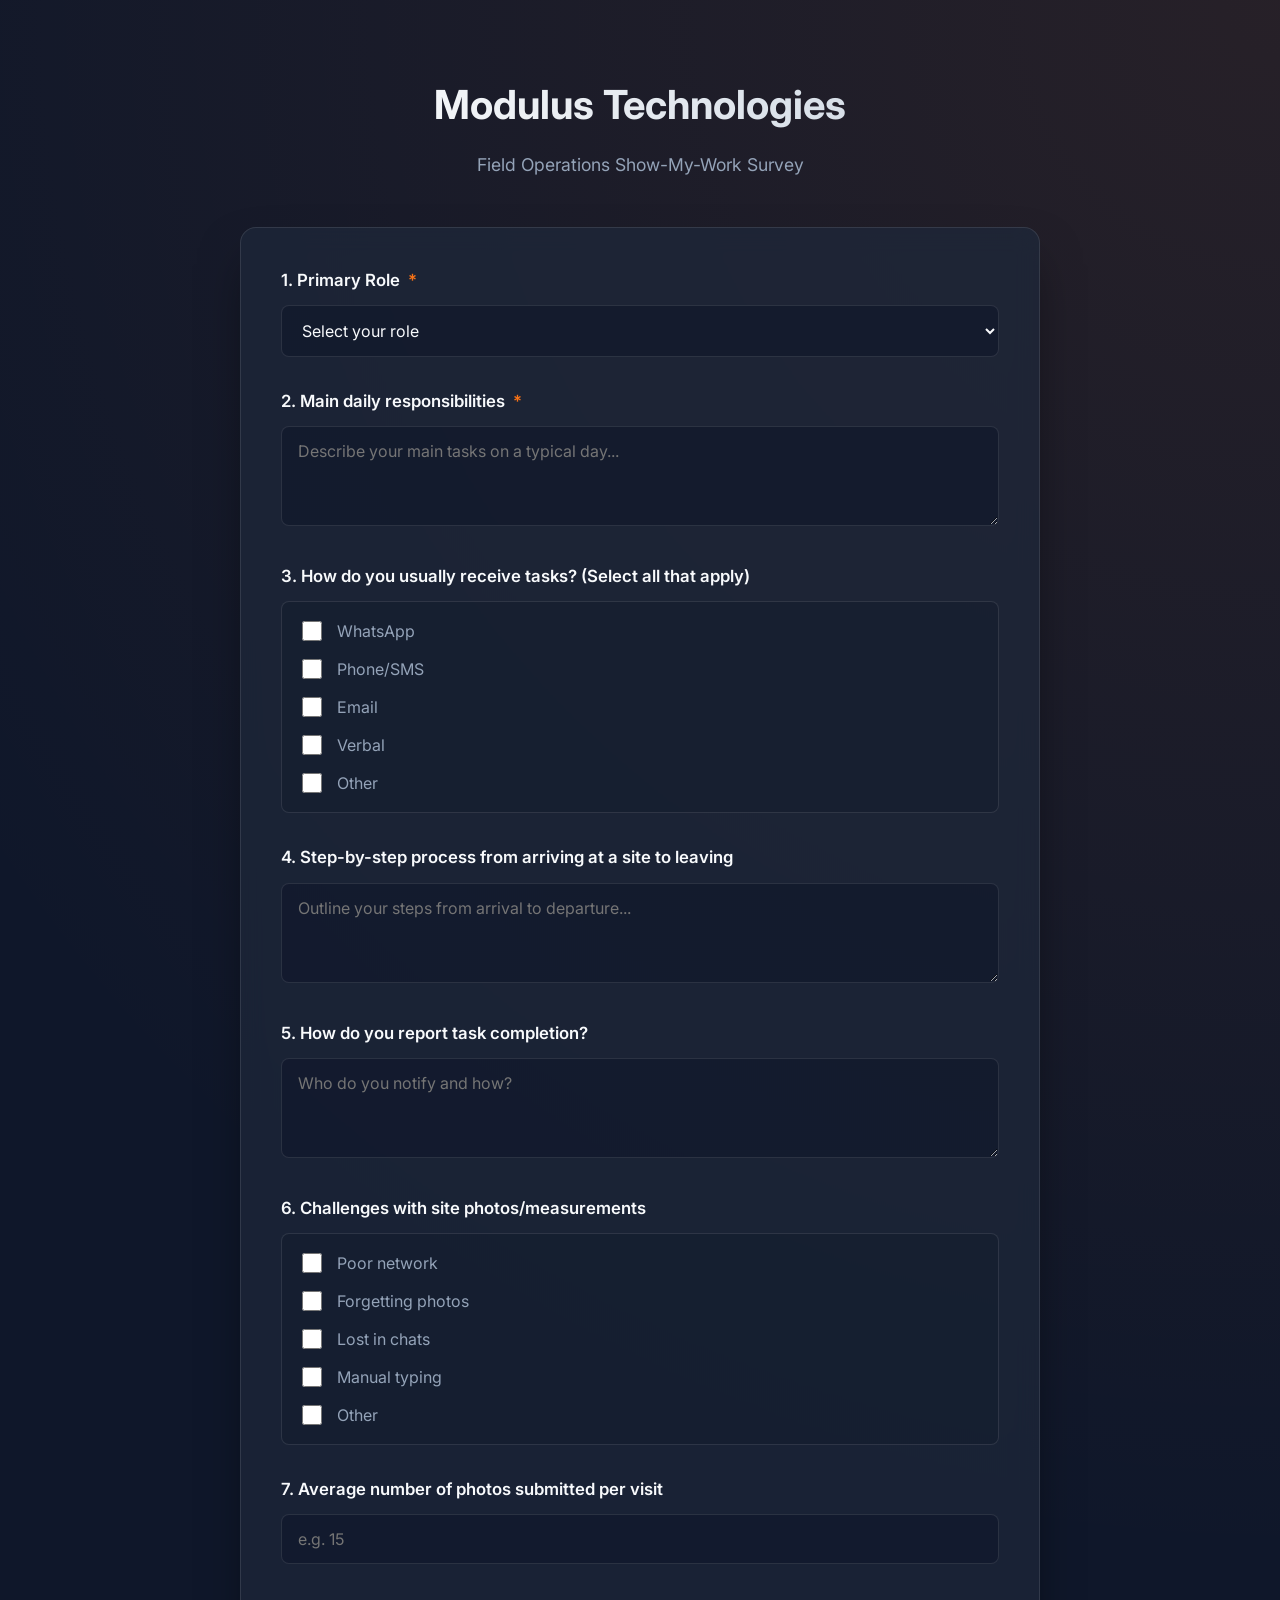
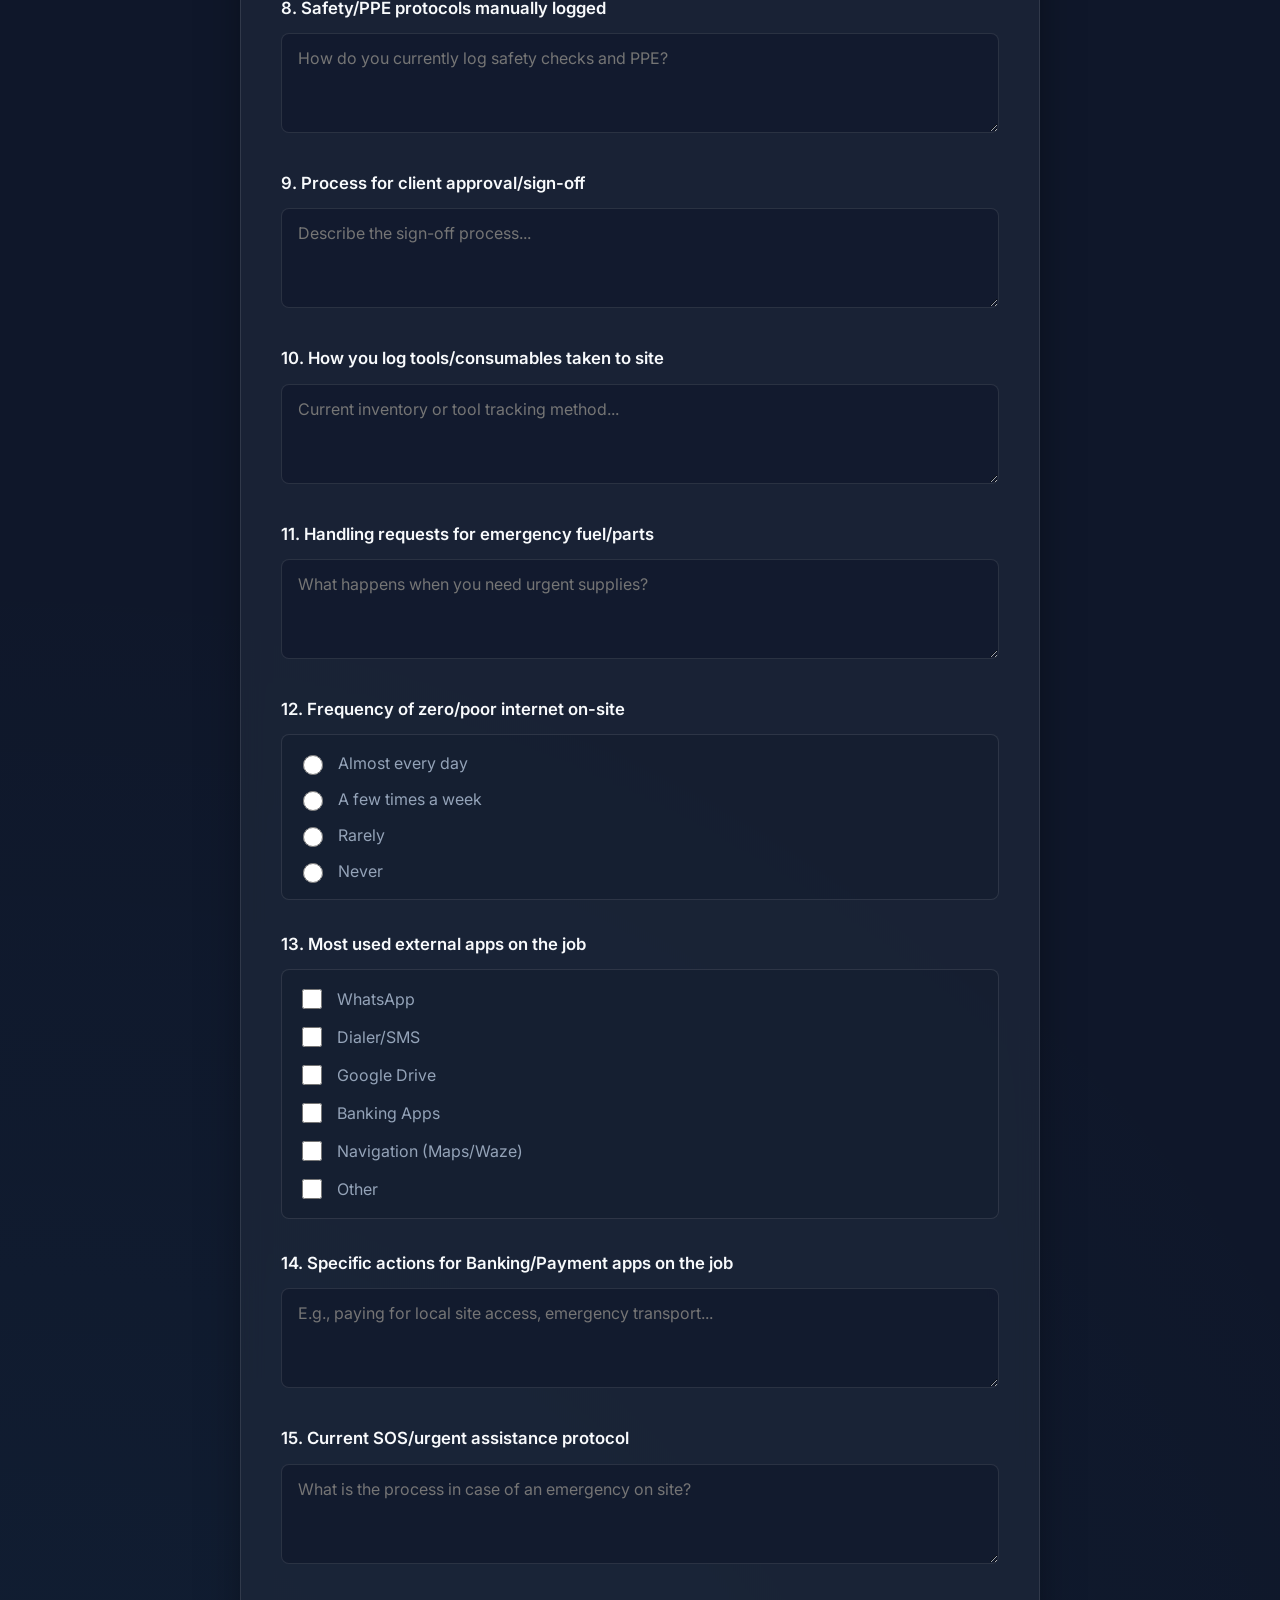
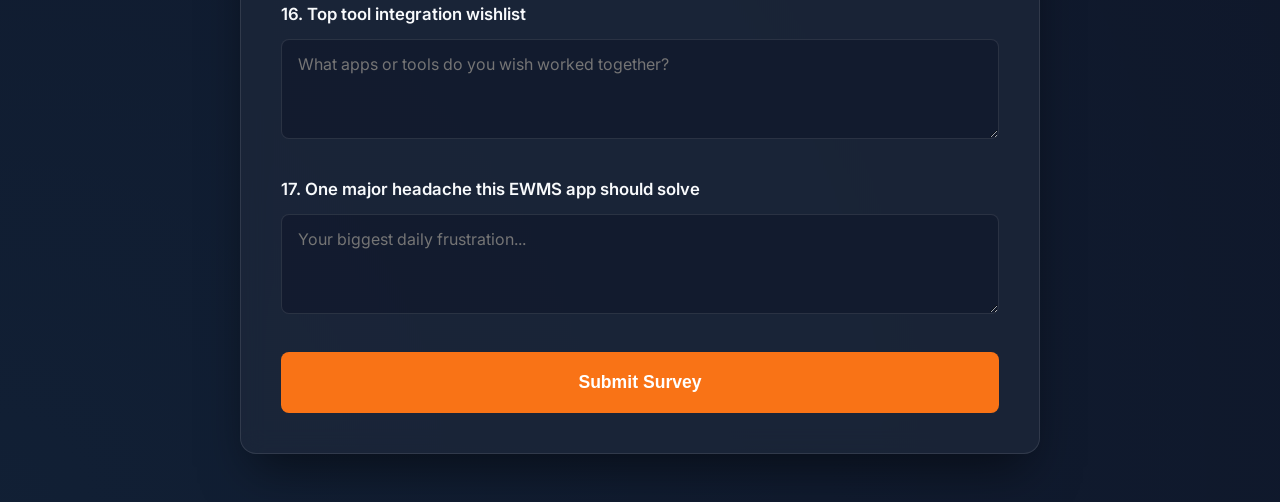
<file: index.html>
<!DOCTYPE html>
<html lang="en">
<head>
  <meta charset="UTF-8">
  <meta name="viewport" content="width=device-width, initial-scale=1.0">
  <title>Modulus Technologies - Field Operations Survey</title>
  <link rel="preconnect" href="https://fonts.googleapis.com">
  <link rel="preconnect" href="https://fonts.gstatic.com" crossorigin>
  <link href="https://fonts.googleapis.com/css2?family=Inter:wght@300;400;500;600;700&display=swap" rel="stylesheet">
  <link rel="stylesheet" href="style.css">
</head>
<body>

  <div class="container">
    <div class="header">
      <h1>Modulus Technologies</h1>
      <p>Field Operations Show-My-Work Survey</p>
    </div>

    <div class="card">
      <form id="surveyForm">
        
        <!-- 1. Primary Role -->
        <div class="form-group">
          <label class="question" for="primaryRole">1. Primary Role <span class="required">*</span></label>
          <select id="primaryRole" name="primaryRole" required>
            <option value="" disabled selected>Select your role</option>
            <option value="Field Technician">Field Technician</option>
            <option value="Team Leader">Team Leader</option>
            <option value="Admin/Management">Admin/Management</option>
            <option value="Other">Other</option>
          </select>
        </div>

        <!-- 2. Main daily responsibilities -->
        <div class="form-group">
          <label class="question" for="dailyResponsibilities">2. Main daily responsibilities <span class="required">*</span></label>
          <textarea id="dailyResponsibilities" name="dailyResponsibilities" placeholder="Describe your main tasks on a typical day..." required></textarea>
        </div>

        <!-- 3. How you receive tasks -->
        <div class="form-group">
          <label class="question">3. How do you usually receive tasks? (Select all that apply)</label>
          <div class="checkbox-group">
            <label class="checkbox-label"><input type="checkbox" name="receiveTasks" value="WhatsApp"> WhatsApp</label>
            <label class="checkbox-label"><input type="checkbox" name="receiveTasks" value="Phone/SMS"> Phone/SMS</label>
            <label class="checkbox-label"><input type="checkbox" name="receiveTasks" value="Email"> Email</label>
            <label class="checkbox-label"><input type="checkbox" name="receiveTasks" value="Verbal"> Verbal</label>
            <label class="checkbox-label"><input type="checkbox" name="receiveTasks" value="Other"> Other</label>
          </div>
        </div>

        <!-- 4. Step-by-step process -->
        <div class="form-group">
          <label class="question" for="stepByStepProcess">4. Step-by-step process from arriving at a site to leaving</label>
          <textarea id="stepByStepProcess" name="stepByStepProcess" placeholder="Outline your steps from arrival to departure..."></textarea>
        </div>

        <!-- 5. How you report task completion -->
        <div class="form-group">
          <label class="question" for="reportCompletion">5. How do you report task completion?</label>
          <textarea id="reportCompletion" name="reportCompletion" placeholder="Who do you notify and how?"></textarea>
        </div>

        <!-- 6. Challenges with site photos/measurements -->
        <div class="form-group">
          <label class="question">6. Challenges with site photos/measurements</label>
          <div class="checkbox-group">
            <label class="checkbox-label"><input type="checkbox" name="challengesPhotos" value="Poor network"> Poor network</label>
            <label class="checkbox-label"><input type="checkbox" name="challengesPhotos" value="Forgetting photos"> Forgetting photos</label>
            <label class="checkbox-label"><input type="checkbox" name="challengesPhotos" value="Lost in chats"> Lost in chats</label>
            <label class="checkbox-label"><input type="checkbox" name="challengesPhotos" value="Manual typing"> Manual typing</label>
            <label class="checkbox-label"><input type="checkbox" name="challengesPhotos" value="Other"> Other</label>
          </div>
        </div>

        <!-- 7. Average number of photos -->
        <div class="form-group">
          <label class="question" for="averagePhotos">7. Average number of photos submitted per visit</label>
          <input type="number" id="averagePhotos" name="averagePhotos" min="0" placeholder="e.g. 15">
        </div>

        <!-- 8. Safety/PPE protocols -->
        <div class="form-group">
          <label class="question" for="safetyProtocols">8. Safety/PPE protocols manually logged</label>
          <textarea id="safetyProtocols" name="safetyProtocols" placeholder="How do you currently log safety checks and PPE?"></textarea>
        </div>

        <!-- 9. Process for client approval/sign-off -->
        <div class="form-group">
          <label class="question" for="clientApproval">9. Process for client approval/sign-off</label>
          <textarea id="clientApproval" name="clientApproval" placeholder="Describe the sign-off process..."></textarea>
        </div>

        <!-- 10. How you log tools/consumables -->
        <div class="form-group">
          <label class="question" for="logTools">10. How you log tools/consumables taken to site</label>
          <textarea id="logTools" name="logTools" placeholder="Current inventory or tool tracking method..."></textarea>
        </div>

        <!-- 11. Handling requests for emergency fuel/parts -->
        <div class="form-group">
          <label class="question" for="emergencyRequests">11. Handling requests for emergency fuel/parts</label>
          <textarea id="emergencyRequests" name="emergencyRequests" placeholder="What happens when you need urgent supplies?"></textarea>
        </div>

        <!-- 12. Frequency of zero/poor internet -->
        <div class="form-group">
          <label class="question">12. Frequency of zero/poor internet on-site</label>
          <div class="radio-group">
            <label class="radio-label"><input type="radio" name="poorInternetFrequency" value="Almost every day" required> Almost every day</label>
            <label class="radio-label"><input type="radio" name="poorInternetFrequency" value="A few times a week"> A few times a week</label>
            <label class="radio-label"><input type="radio" name="poorInternetFrequency" value="Rarely"> Rarely</label>
            <label class="radio-label"><input type="radio" name="poorInternetFrequency" value="Never"> Never</label>
          </div>
        </div>

        <!-- 13. Most used external apps -->
        <div class="form-group">
          <label class="question">13. Most used external apps on the job</label>
          <div class="checkbox-group">
            <label class="checkbox-label"><input type="checkbox" name="externalApps" value="WhatsApp"> WhatsApp</label>
            <label class="checkbox-label"><input type="checkbox" name="externalApps" value="Dialer/SMS"> Dialer/SMS</label>
            <label class="checkbox-label"><input type="checkbox" name="externalApps" value="Google Drive"> Google Drive</label>
            <label class="checkbox-label"><input type="checkbox" name="externalApps" value="Banking Apps"> Banking Apps</label>
            <label class="checkbox-label"><input type="checkbox" name="externalApps" value="Navigation"> Navigation (Maps/Waze)</label>
            <label class="checkbox-label"><input type="checkbox" name="externalApps" value="Other"> Other</label>
          </div>
        </div>

        <!-- 14. Specific actions for Banking/Payment apps -->
        <div class="form-group">
          <label class="question" for="bankingActions">14. Specific actions for Banking/Payment apps on the job</label>
          <textarea id="bankingActions" name="bankingActions" placeholder="E.g., paying for local site access, emergency transport..."></textarea>
        </div>

        <!-- 15. Current SOS/urgent assistance protocol -->
        <div class="form-group">
          <label class="question" for="sosProtocol">15. Current SOS/urgent assistance protocol</label>
          <textarea id="sosProtocol" name="sosProtocol" placeholder="What is the process in case of an emergency on site?"></textarea>
        </div>

        <!-- 16. Top tool integration wishlist -->
        <div class="form-group">
          <label class="question" for="toolWishlist">16. Top tool integration wishlist</label>
          <textarea id="toolWishlist" name="toolWishlist" placeholder="What apps or tools do you wish worked together?"></textarea>
        </div>

        <!-- 17. One major headache this EWMS app should solve -->
        <div class="form-group">
          <label class="question" for="majorHeadache">17. One major headache this EWMS app should solve</label>
          <textarea id="majorHeadache" name="majorHeadache" placeholder="Your biggest daily frustration..."></textarea>
        </div>

        <button type="submit" id="submitBtn" class="submit-btn">Submit Survey</button>
      </form>
    </div>
  </div>

  <!-- Success Overlay -->
  <div id="successOverlay" class="success-overlay">
    <div class="success-card">
      <div class="success-icon">
        <svg fill="none" stroke="currentColor" viewBox="0 0 24 24" xmlns="http://www.w3.org/2000/svg">
          <path stroke-linecap="round" stroke-linejoin="round" stroke-width="3" d="M5 13l4 4L19 7"></path>
        </svg>
      </div>
      <h2>Thank You!</h2>
      <p>Your responses have been successfully submitted. We appreciate your feedback.</p>
      <button id="closeOverlay">Close & Return</button>
    </div>
  </div>

  <script src="script.js"></script>
</body>
</html>
</file>
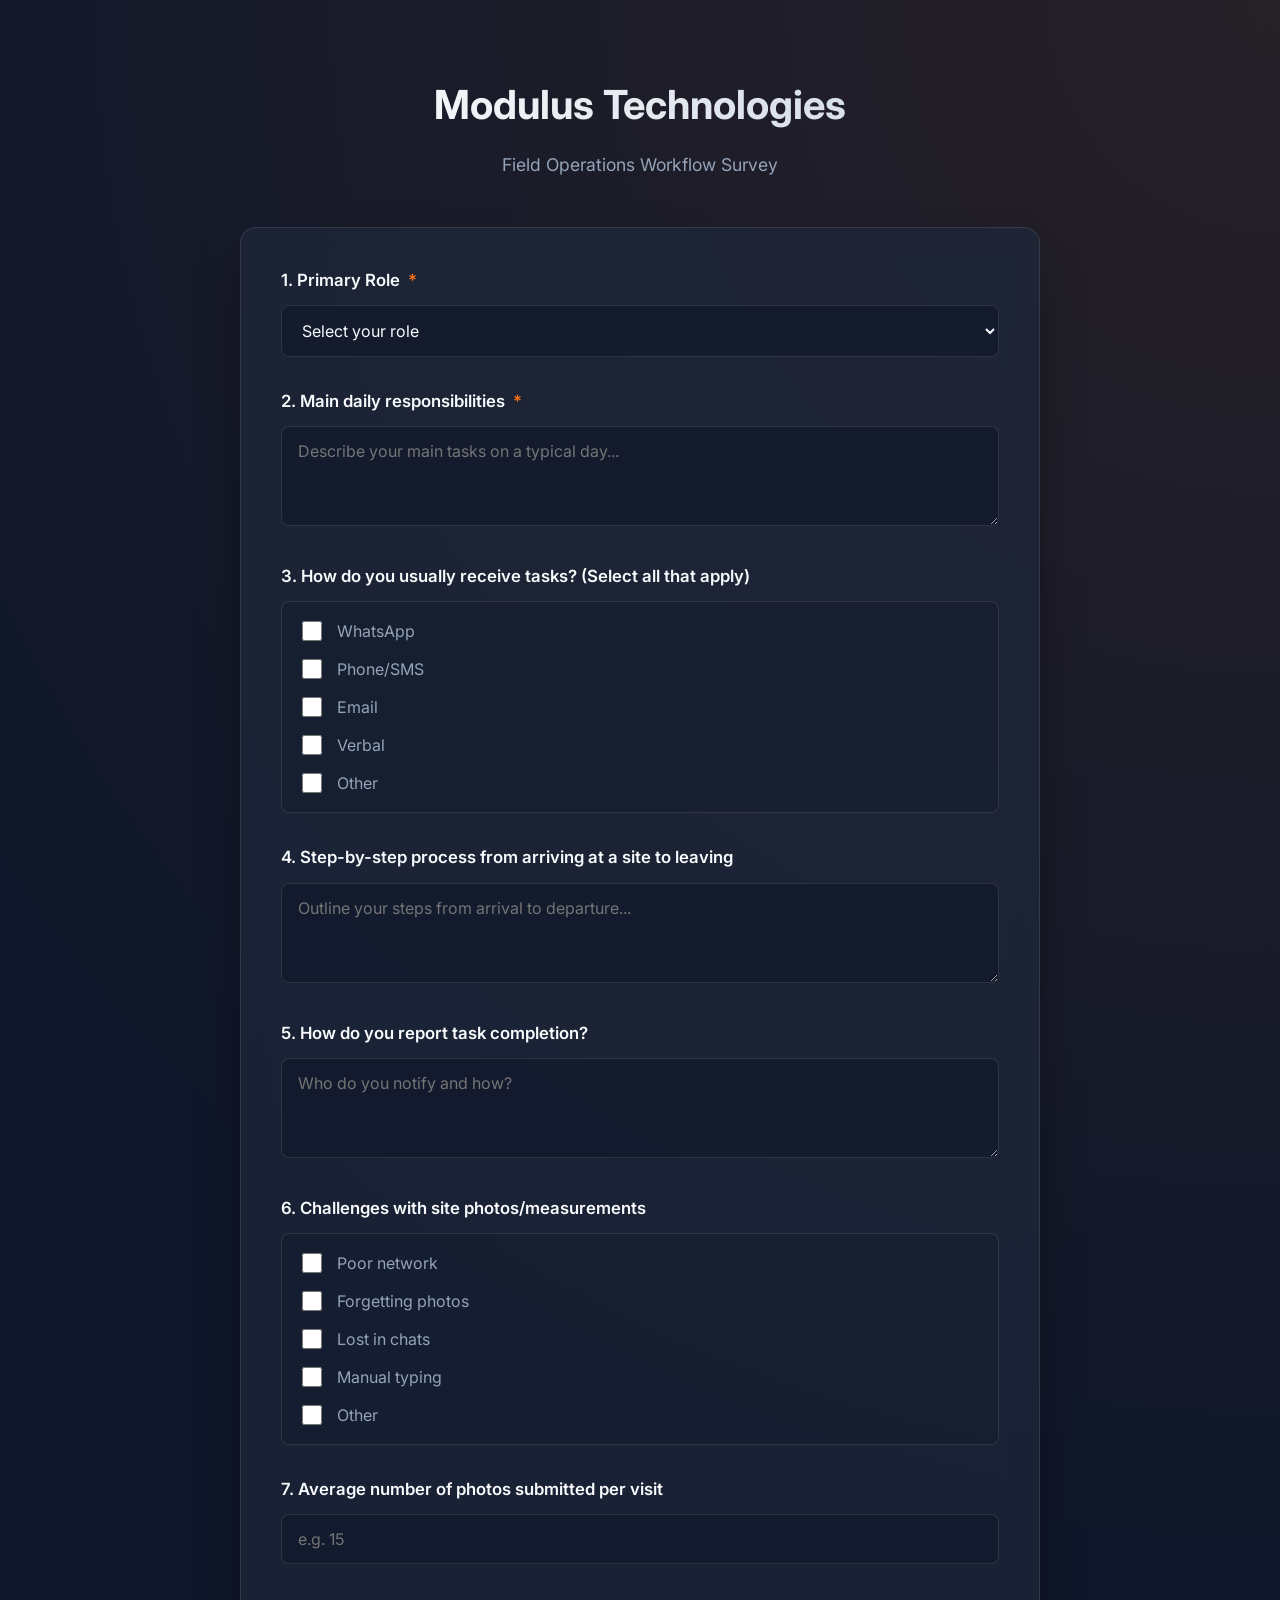
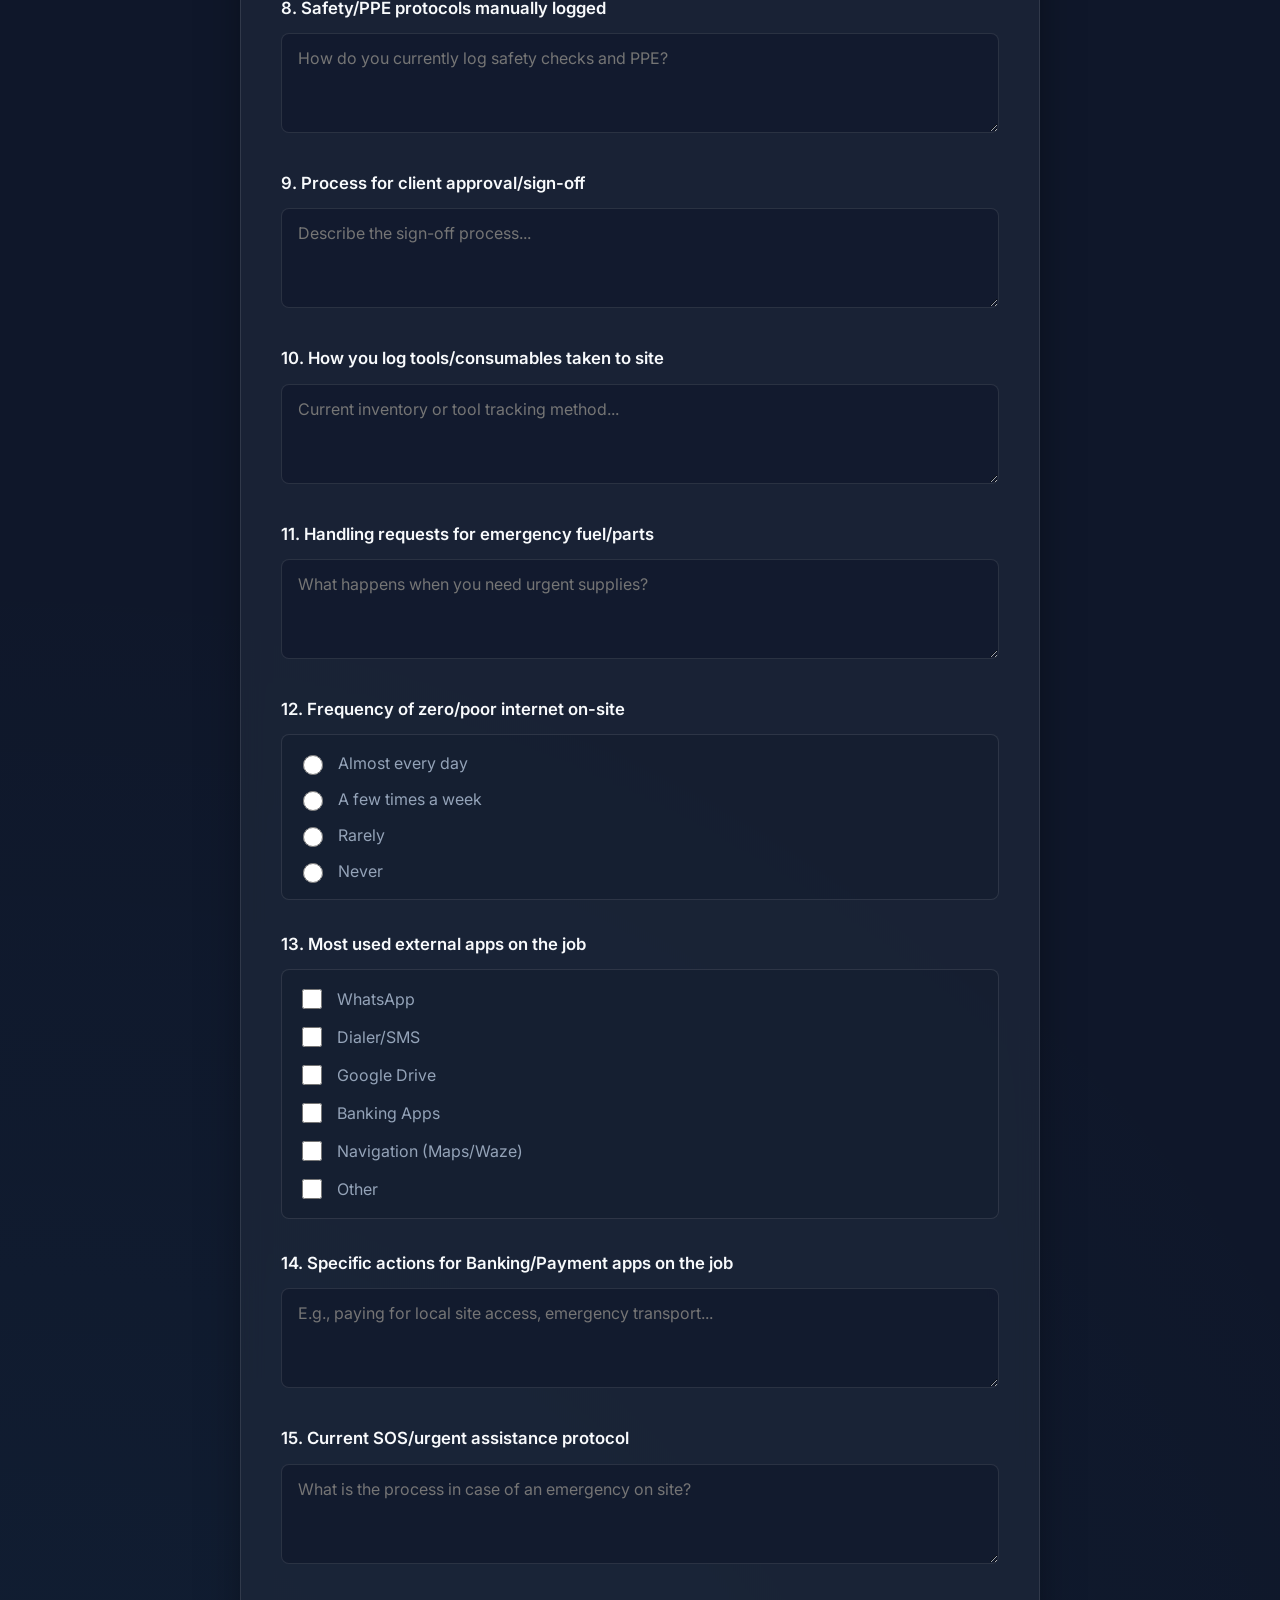
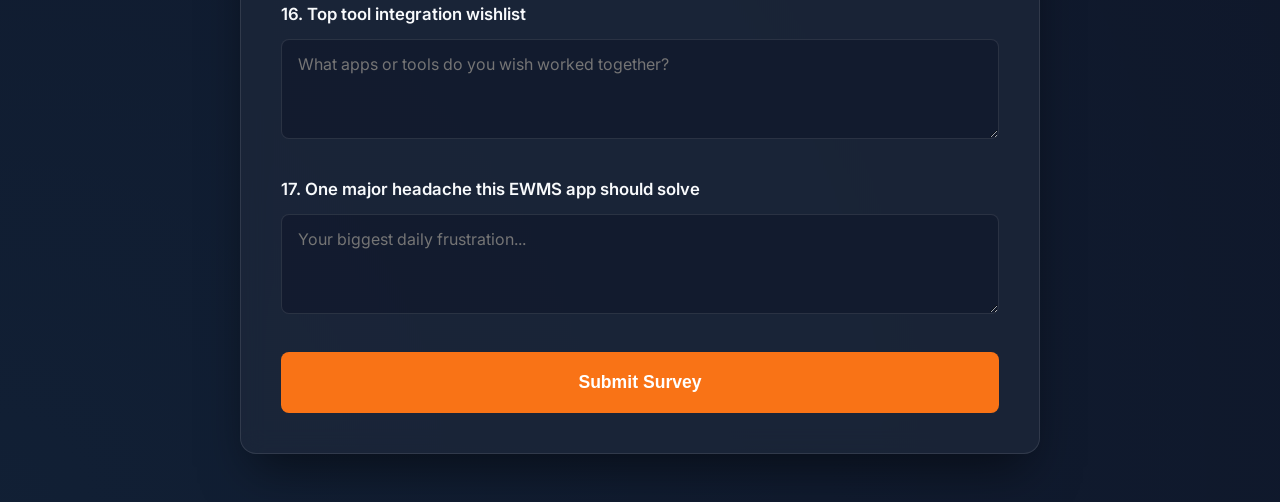
<file: modulus-survey/index.html>
<!DOCTYPE html>
<html lang="en">
<head>
  <meta charset="UTF-8">
  <meta name="viewport" content="width=device-width, initial-scale=1.0">
  <title>Modulus Technologies - Field Operations Survey</title>
  <link rel="preconnect" href="https://fonts.googleapis.com">
  <link rel="preconnect" href="https://fonts.gstatic.com" crossorigin>
  <link href="https://fonts.googleapis.com/css2?family=Inter:wght@300;400;500;600;700&display=swap" rel="stylesheet">
  <link rel="stylesheet" href="style.css">
</head>
<body>

  <div class="container">
    <div class="header">
      <h1>Modulus Technologies</h1>
      <p>Field Operations Workflow Survey</p>
    </div>

    <div class="card">
      <form id="surveyForm">
        
        <!-- 1. Primary Role -->
        <div class="form-group">
          <label class="question" for="primaryRole">1. Primary Role <span class="required">*</span></label>
          <select id="primaryRole" name="primaryRole" required>
            <option value="" disabled selected>Select your role</option>
            <option value="Field Technician">Field Technician</option>
            <option value="Team Leader">Team Leader</option>
            <option value="Admin/Management">Admin/Management</option>
            <option value="Other">Other</option>
          </select>
        </div>

        <!-- 2. Main daily responsibilities -->
        <div class="form-group">
          <label class="question" for="dailyResponsibilities">2. Main daily responsibilities <span class="required">*</span></label>
          <textarea id="dailyResponsibilities" name="dailyResponsibilities" placeholder="Describe your main tasks on a typical day..." required></textarea>
        </div>

        <!-- 3. How you receive tasks -->
        <div class="form-group">
          <label class="question">3. How do you usually receive tasks? (Select all that apply)</label>
          <div class="checkbox-group">
            <label class="checkbox-label"><input type="checkbox" name="receiveTasks" value="WhatsApp"> WhatsApp</label>
            <label class="checkbox-label"><input type="checkbox" name="receiveTasks" value="Phone/SMS"> Phone/SMS</label>
            <label class="checkbox-label"><input type="checkbox" name="receiveTasks" value="Email"> Email</label>
            <label class="checkbox-label"><input type="checkbox" name="receiveTasks" value="Verbal"> Verbal</label>
            <label class="checkbox-label"><input type="checkbox" name="receiveTasks" value="Other"> Other</label>
          </div>
        </div>

        <!-- 4. Step-by-step process -->
        <div class="form-group">
          <label class="question" for="stepByStepProcess">4. Step-by-step process from arriving at a site to leaving</label>
          <textarea id="stepByStepProcess" name="stepByStepProcess" placeholder="Outline your steps from arrival to departure..."></textarea>
        </div>

        <!-- 5. How you report task completion -->
        <div class="form-group">
          <label class="question" for="reportCompletion">5. How do you report task completion?</label>
          <textarea id="reportCompletion" name="reportCompletion" placeholder="Who do you notify and how?"></textarea>
        </div>

        <!-- 6. Challenges with site photos/measurements -->
        <div class="form-group">
          <label class="question">6. Challenges with site photos/measurements</label>
          <div class="checkbox-group">
            <label class="checkbox-label"><input type="checkbox" name="challengesPhotos" value="Poor network"> Poor network</label>
            <label class="checkbox-label"><input type="checkbox" name="challengesPhotos" value="Forgetting photos"> Forgetting photos</label>
            <label class="checkbox-label"><input type="checkbox" name="challengesPhotos" value="Lost in chats"> Lost in chats</label>
            <label class="checkbox-label"><input type="checkbox" name="challengesPhotos" value="Manual typing"> Manual typing</label>
            <label class="checkbox-label"><input type="checkbox" name="challengesPhotos" value="Other"> Other</label>
          </div>
        </div>

        <!-- 7. Average number of photos -->
        <div class="form-group">
          <label class="question" for="averagePhotos">7. Average number of photos submitted per visit</label>
          <input type="number" id="averagePhotos" name="averagePhotos" min="0" placeholder="e.g. 15">
        </div>

        <!-- 8. Safety/PPE protocols -->
        <div class="form-group">
          <label class="question" for="safetyProtocols">8. Safety/PPE protocols manually logged</label>
          <textarea id="safetyProtocols" name="safetyProtocols" placeholder="How do you currently log safety checks and PPE?"></textarea>
        </div>

        <!-- 9. Process for client approval/sign-off -->
        <div class="form-group">
          <label class="question" for="clientApproval">9. Process for client approval/sign-off</label>
          <textarea id="clientApproval" name="clientApproval" placeholder="Describe the sign-off process..."></textarea>
        </div>

        <!-- 10. How you log tools/consumables -->
        <div class="form-group">
          <label class="question" for="logTools">10. How you log tools/consumables taken to site</label>
          <textarea id="logTools" name="logTools" placeholder="Current inventory or tool tracking method..."></textarea>
        </div>

        <!-- 11. Handling requests for emergency fuel/parts -->
        <div class="form-group">
          <label class="question" for="emergencyRequests">11. Handling requests for emergency fuel/parts</label>
          <textarea id="emergencyRequests" name="emergencyRequests" placeholder="What happens when you need urgent supplies?"></textarea>
        </div>

        <!-- 12. Frequency of zero/poor internet -->
        <div class="form-group">
          <label class="question">12. Frequency of zero/poor internet on-site</label>
          <div class="radio-group">
            <label class="radio-label"><input type="radio" name="poorInternetFrequency" value="Almost every day" required> Almost every day</label>
            <label class="radio-label"><input type="radio" name="poorInternetFrequency" value="A few times a week"> A few times a week</label>
            <label class="radio-label"><input type="radio" name="poorInternetFrequency" value="Rarely"> Rarely</label>
            <label class="radio-label"><input type="radio" name="poorInternetFrequency" value="Never"> Never</label>
          </div>
        </div>

        <!-- 13. Most used external apps -->
        <div class="form-group">
          <label class="question">13. Most used external apps on the job</label>
          <div class="checkbox-group">
            <label class="checkbox-label"><input type="checkbox" name="externalApps" value="WhatsApp"> WhatsApp</label>
            <label class="checkbox-label"><input type="checkbox" name="externalApps" value="Dialer/SMS"> Dialer/SMS</label>
            <label class="checkbox-label"><input type="checkbox" name="externalApps" value="Google Drive"> Google Drive</label>
            <label class="checkbox-label"><input type="checkbox" name="externalApps" value="Banking Apps"> Banking Apps</label>
            <label class="checkbox-label"><input type="checkbox" name="externalApps" value="Navigation"> Navigation (Maps/Waze)</label>
            <label class="checkbox-label"><input type="checkbox" name="externalApps" value="Other"> Other</label>
          </div>
        </div>

        <!-- 14. Specific actions for Banking/Payment apps -->
        <div class="form-group">
          <label class="question" for="bankingActions">14. Specific actions for Banking/Payment apps on the job</label>
          <textarea id="bankingActions" name="bankingActions" placeholder="E.g., paying for local site access, emergency transport..."></textarea>
        </div>

        <!-- 15. Current SOS/urgent assistance protocol -->
        <div class="form-group">
          <label class="question" for="sosProtocol">15. Current SOS/urgent assistance protocol</label>
          <textarea id="sosProtocol" name="sosProtocol" placeholder="What is the process in case of an emergency on site?"></textarea>
        </div>

        <!-- 16. Top tool integration wishlist -->
        <div class="form-group">
          <label class="question" for="toolWishlist">16. Top tool integration wishlist</label>
          <textarea id="toolWishlist" name="toolWishlist" placeholder="What apps or tools do you wish worked together?"></textarea>
        </div>

        <!-- 17. One major headache this EWMS app should solve -->
        <div class="form-group">
          <label class="question" for="majorHeadache">17. One major headache this EWMS app should solve</label>
          <textarea id="majorHeadache" name="majorHeadache" placeholder="Your biggest daily frustration..."></textarea>
        </div>

        <button type="submit" id="submitBtn" class="submit-btn">Submit Survey</button>
      </form>
    </div>
  </div>

  <!-- Success Overlay -->
  <div id="successOverlay" class="success-overlay">
    <div class="success-card">
      <div class="success-icon">
        <svg fill="none" stroke="currentColor" viewBox="0 0 24 24" xmlns="http://www.w3.org/2000/svg">
          <path stroke-linecap="round" stroke-linejoin="round" stroke-width="3" d="M5 13l4 4L19 7"></path>
        </svg>
      </div>
      <h2>Thank You!</h2>
      <p>Your responses have been successfully submitted. We appreciate your feedback.</p>
      <button id="closeOverlay">Close & Return</button>
    </div>
  </div>

  <script src="script.js"></script>
</body>
</html>
</file>
<file: style.css>
:root {
  --bg-dark: #0f172a;
  --bg-card: rgba(30, 41, 59, 0.7);
  --primary: #f97316; /* Modulus Safety Orange */
  --primary-hover: #ea580c;
  --text-main: #f8fafc;
  --text-muted: #94a3b8;
  --border: rgba(255, 255, 255, 0.1);
  --focus-ring: rgba(249, 115, 22, 0.3);
}

body {
  margin: 0;
  font-family: 'Inter', sans-serif;
  background-color: var(--bg-dark);
  background-image: 
    radial-gradient(circle at top right, rgba(249, 115, 22, 0.1) 0%, transparent 40%),
    radial-gradient(circle at bottom left, rgba(56, 189, 248, 0.05) 0%, transparent 40%);
  color: var(--text-main);
  min-height: 100vh;
  display: flex;
  justify-content: center;
  padding: 3rem 1rem;
  box-sizing: border-box;
  line-height: 1.5;
}

.container {
  max-width: 800px;
  width: 100%;
}

.header {
  text-align: center;
  margin-bottom: 3rem;
}

.header h1 {
  font-size: 2.5rem;
  font-weight: 700;
  margin-bottom: 0.5rem;
  background: linear-gradient(to right, #ffffff, #cbd5e1);
  -webkit-background-clip: text;
  background-clip: text;
  -webkit-text-fill-color: transparent;
}

.header p {
  color: var(--text-muted);
  font-size: 1.1rem;
}

.card {
  background: var(--bg-card);
  backdrop-filter: blur(12px);
  -webkit-backdrop-filter: blur(12px);
  border: 1px solid var(--border);
  border-radius: 1rem;
  padding: 2.5rem;
  box-shadow: 0 25px 50px -12px rgba(0, 0, 0, 0.5);
}

.form-group {
  margin-bottom: 2rem;
}

.form-group label.question {
  display: block;
  font-weight: 600;
  margin-bottom: 0.75rem;
  font-size: 1.05rem;
}

.form-group label.question span.required {
  color: var(--primary);
  margin-left: 0.25rem;
}

input[type="text"],
input[type="number"],
select,
textarea {
  width: 100%;
  padding: 0.875rem 1rem;
  border-radius: 0.5rem;
  background: rgba(15, 23, 42, 0.6);
  border: 1px solid var(--border);
  color: var(--text-main);
  font-family: inherit;
  font-size: 1rem;
  transition: all 0.2s ease;
  box-sizing: border-box;
}

textarea {
  resize: vertical;
  min-height: 100px;
}

input:focus,
select:focus,
textarea:focus {
  outline: none;
  border-color: var(--primary);
  box-shadow: 0 0 0 3px var(--focus-ring);
}

select option {
  background-color: var(--bg-dark);
  color: var(--text-main);
}

.checkbox-group, .radio-group {
  display: flex;
  flex-direction: column;
  gap: 0.75rem;
  background: rgba(15, 23, 42, 0.3);
  padding: 1rem;
  border-radius: 0.5rem;
  border: 1px solid var(--border);
}

.checkbox-label, .radio-label {
  display: flex;
  align-items: center;
  gap: 0.75rem;
  cursor: pointer;
  color: var(--text-muted);
  transition: color 0.2s;
}

.checkbox-label:hover, .radio-label:hover {
  color: var(--text-main);
}

input[type="checkbox"], input[type="radio"] {
  accent-color: var(--primary);
  width: 1.25rem;
  height: 1.25rem;
  cursor: pointer;
}

.submit-btn {
  width: 100%;
  padding: 1.25rem;
  border: none;
  border-radius: 0.5rem;
  background-color: var(--primary);
  color: white;
  font-size: 1.1rem;
  font-weight: 600;
  cursor: pointer;
  transition: all 0.3s ease;
  display: flex;
  align-items: center;
  justify-content: center;
  gap: 0.5rem;
  margin-top: 1rem;
}

.submit-btn:hover {
  background-color: var(--primary-hover);
  transform: translateY(-2px);
  box-shadow: 0 10px 15px -3px rgba(249, 115, 22, 0.3);
}

.submit-btn:disabled {
  background-color: #64748b;
  cursor: not-allowed;
  transform: none;
  box-shadow: none;
}

/* Success Overlay */
.success-overlay {
  position: fixed;
  top: 0;
  left: 0;
  width: 100%;
  height: 100%;
  background: rgba(15, 23, 42, 0.9);
  backdrop-filter: blur(8px);
  display: none;
  flex-direction: column;
  align-items: center;
  justify-content: center;
  z-index: 1000;
  opacity: 0;
  animation: fadeIn 0.4s forwards;
}

@keyframes fadeIn {
  to { opacity: 1; }
}

.success-card {
  background: var(--bg-card);
  border: 1px solid var(--primary);
  padding: 3rem;
  border-radius: 1rem;
  text-align: center;
  max-width: 400px;
  box-shadow: 0 0 40px rgba(249, 115, 22, 0.2);
}

.success-icon {
  width: 80px;
  height: 80px;
  background: rgba(249, 115, 22, 0.1);
  border-radius: 50%;
  display: flex;
  align-items: center;
  justify-content: center;
  margin: 0 auto 1.5rem;
  color: var(--primary);
}

.success-icon svg {
  width: 40px;
  height: 40px;
}

.success-card h2 {
  margin-top: 0;
  font-size: 1.8rem;
}

.success-card p {
  color: var(--text-muted);
  margin-bottom: 2rem;
}

.success-card button {
  padding: 0.75rem 1.5rem;
  background: transparent;
  border: 1px solid var(--border);
  border-radius: 0.5rem;
  color: var(--text-main);
  cursor: pointer;
  transition: all 0.2s;
  font-size: 1rem;
}

.success-card button:hover {
  background: rgba(255, 255, 255, 0.1);
}

/* Loading Spinner */
.spinner {
  width: 20px;
  height: 20px;
  border: 3px solid rgba(255,255,255,0.3);
  border-radius: 50%;
  border-top-color: white;
  animation: spin 1s ease-in-out infinite;
}

@keyframes spin {
  to { transform: rotate(360deg); }
}

@media (max-width: 600px) {
  .card {
    padding: 1.5rem;
  }
  .header h1 {
    font-size: 2rem;
  }
  body {
    padding: 1.5rem 1rem;
  }
}
</file>
<file: modulus-survey/style.css>
:root {
  --bg-dark: #0f172a;
  --bg-card: rgba(30, 41, 59, 0.7);
  --primary: #f97316; /* Modulus Safety Orange */
  --primary-hover: #ea580c;
  --text-main: #f8fafc;
  --text-muted: #94a3b8;
  --border: rgba(255, 255, 255, 0.1);
  --focus-ring: rgba(249, 115, 22, 0.3);
}

body {
  margin: 0;
  font-family: 'Inter', sans-serif;
  background-color: var(--bg-dark);
  background-image: 
    radial-gradient(circle at top right, rgba(249, 115, 22, 0.1) 0%, transparent 40%),
    radial-gradient(circle at bottom left, rgba(56, 189, 248, 0.05) 0%, transparent 40%);
  color: var(--text-main);
  min-height: 100vh;
  display: flex;
  justify-content: center;
  padding: 3rem 1rem;
  box-sizing: border-box;
  line-height: 1.5;
}

.container {
  max-width: 800px;
  width: 100%;
}

.header {
  text-align: center;
  margin-bottom: 3rem;
}

.header h1 {
  font-size: 2.5rem;
  font-weight: 700;
  margin-bottom: 0.5rem;
  background: linear-gradient(to right, #ffffff, #cbd5e1);
  -webkit-background-clip: text;
  background-clip: text;
  -webkit-text-fill-color: transparent;
}

.header p {
  color: var(--text-muted);
  font-size: 1.1rem;
}

.card {
  background: var(--bg-card);
  backdrop-filter: blur(12px);
  -webkit-backdrop-filter: blur(12px);
  border: 1px solid var(--border);
  border-radius: 1rem;
  padding: 2.5rem;
  box-shadow: 0 25px 50px -12px rgba(0, 0, 0, 0.5);
}

.form-group {
  margin-bottom: 2rem;
}

.form-group label.question {
  display: block;
  font-weight: 600;
  margin-bottom: 0.75rem;
  font-size: 1.05rem;
}

.form-group label.question span.required {
  color: var(--primary);
  margin-left: 0.25rem;
}

input[type="text"],
input[type="number"],
select,
textarea {
  width: 100%;
  padding: 0.875rem 1rem;
  border-radius: 0.5rem;
  background: rgba(15, 23, 42, 0.6);
  border: 1px solid var(--border);
  color: var(--text-main);
  font-family: inherit;
  font-size: 1rem;
  transition: all 0.2s ease;
  box-sizing: border-box;
}

textarea {
  resize: vertical;
  min-height: 100px;
}

input:focus,
select:focus,
textarea:focus {
  outline: none;
  border-color: var(--primary);
  box-shadow: 0 0 0 3px var(--focus-ring);
}

select option {
  background-color: var(--bg-dark);
  color: var(--text-main);
}

.checkbox-group, .radio-group {
  display: flex;
  flex-direction: column;
  gap: 0.75rem;
  background: rgba(15, 23, 42, 0.3);
  padding: 1rem;
  border-radius: 0.5rem;
  border: 1px solid var(--border);
}

.checkbox-label, .radio-label {
  display: flex;
  align-items: center;
  gap: 0.75rem;
  cursor: pointer;
  color: var(--text-muted);
  transition: color 0.2s;
}

.checkbox-label:hover, .radio-label:hover {
  color: var(--text-main);
}

input[type="checkbox"], input[type="radio"] {
  accent-color: var(--primary);
  width: 1.25rem;
  height: 1.25rem;
  cursor: pointer;
}

.submit-btn {
  width: 100%;
  padding: 1.25rem;
  border: none;
  border-radius: 0.5rem;
  background-color: var(--primary);
  color: white;
  font-size: 1.1rem;
  font-weight: 600;
  cursor: pointer;
  transition: all 0.3s ease;
  display: flex;
  align-items: center;
  justify-content: center;
  gap: 0.5rem;
  margin-top: 1rem;
}

.submit-btn:hover {
  background-color: var(--primary-hover);
  transform: translateY(-2px);
  box-shadow: 0 10px 15px -3px rgba(249, 115, 22, 0.3);
}

.submit-btn:disabled {
  background-color: #64748b;
  cursor: not-allowed;
  transform: none;
  box-shadow: none;
}

/* Success Overlay */
.success-overlay {
  position: fixed;
  top: 0;
  left: 0;
  width: 100%;
  height: 100%;
  background: rgba(15, 23, 42, 0.9);
  backdrop-filter: blur(8px);
  display: none;
  flex-direction: column;
  align-items: center;
  justify-content: center;
  z-index: 1000;
  opacity: 0;
  animation: fadeIn 0.4s forwards;
}

@keyframes fadeIn {
  to { opacity: 1; }
}

.success-card {
  background: var(--bg-card);
  border: 1px solid var(--primary);
  padding: 3rem;
  border-radius: 1rem;
  text-align: center;
  max-width: 400px;
  box-shadow: 0 0 40px rgba(249, 115, 22, 0.2);
}

.success-icon {
  width: 80px;
  height: 80px;
  background: rgba(249, 115, 22, 0.1);
  border-radius: 50%;
  display: flex;
  align-items: center;
  justify-content: center;
  margin: 0 auto 1.5rem;
  color: var(--primary);
}

.success-icon svg {
  width: 40px;
  height: 40px;
}

.success-card h2 {
  margin-top: 0;
  font-size: 1.8rem;
}

.success-card p {
  color: var(--text-muted);
  margin-bottom: 2rem;
}

.success-card button {
  padding: 0.75rem 1.5rem;
  background: transparent;
  border: 1px solid var(--border);
  border-radius: 0.5rem;
  color: var(--text-main);
  cursor: pointer;
  transition: all 0.2s;
  font-size: 1rem;
}

.success-card button:hover {
  background: rgba(255, 255, 255, 0.1);
}

/* Loading Spinner */
.spinner {
  width: 20px;
  height: 20px;
  border: 3px solid rgba(255,255,255,0.3);
  border-radius: 50%;
  border-top-color: white;
  animation: spin 1s ease-in-out infinite;
}

@keyframes spin {
  to { transform: rotate(360deg); }
}

@media (max-width: 600px) {
  .card {
    padding: 1.5rem;
  }
  .header h1 {
    font-size: 2rem;
  }
  body {
    padding: 1.5rem 1rem;
  }
}
</file>
